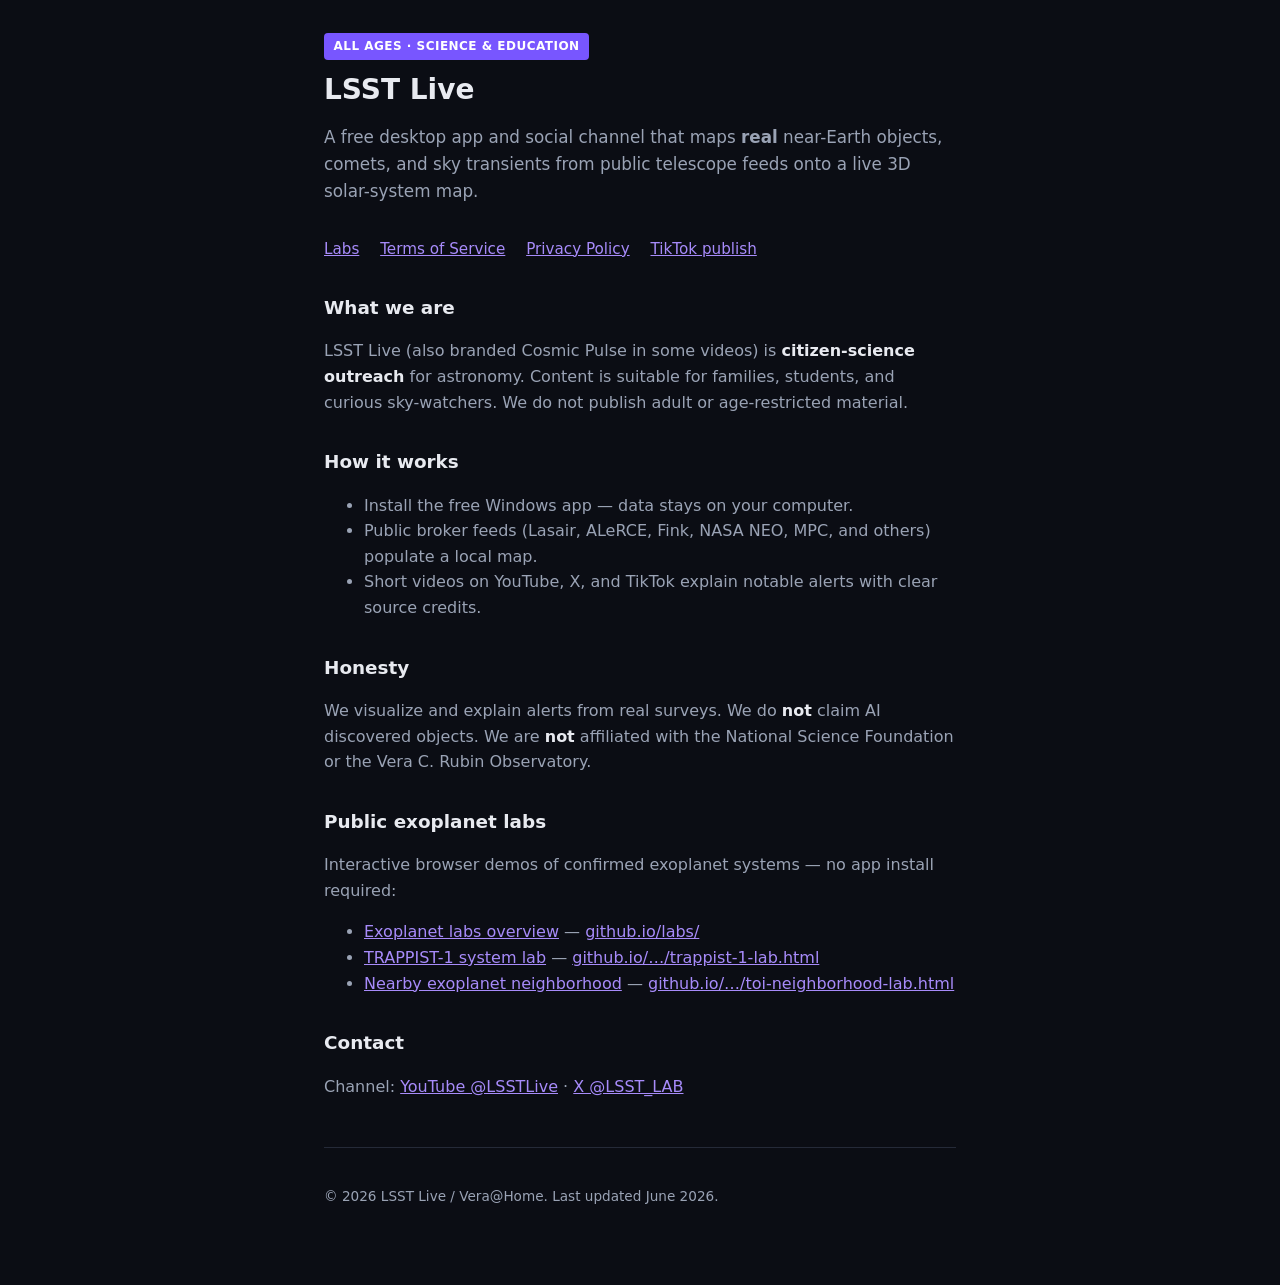
<file: index.html>
<!DOCTYPE html>
<html lang="en">
<head>
  <meta charset="utf-8" />
  <meta name="viewport" content="width=device-width, initial-scale=1" />
  <title>LSST Live — family-friendly astronomy</title>
  <meta name="description" content="LSST Live is a free, family-friendly Windows app and video channel about real telescope alerts. Not affiliated with NSF or Vera C. Rubin Observatory." />
  <link rel="stylesheet" href="styles.css" />
</head>
<body>
  <div class="wrap">
    <header>
      <span class="badge">All ages · Science &amp; education</span>
      <h1>LSST Live</h1>
      <p class="lead">A free desktop app and social channel that maps <strong>real</strong> near-Earth objects, comets, and sky transients from public telescope feeds onto a live 3D solar-system map.</p>
    </header>
    <nav aria-label="Site">
      <a href="labs/index.html">Labs</a>
      <a href="terms.html">Terms of Service</a>
      <a href="privacy.html">Privacy Policy</a>
      <a href="publish.html">TikTok publish</a>
    </nav>
    <main>
      <h2>What we are</h2>
      <p>LSST Live (also branded Cosmic Pulse in some videos) is <strong>citizen-science outreach</strong> for astronomy. Content is suitable for families, students, and curious sky-watchers. We do not publish adult or age-restricted material.</p>
      <h2>How it works</h2>
      <ul>
        <li>Install the free Windows app — data stays on your computer.</li>
        <li>Public broker feeds (Lasair, ALeRCE, Fink, NASA NEO, MPC, and others) populate a local map.</li>
        <li>Short videos on YouTube, X, and TikTok explain notable alerts with clear source credits.</li>
      </ul>
      <h2>Honesty</h2>
      <p>We visualize and explain alerts from real surveys. We do <strong>not</strong> claim AI discovered objects. We are <strong>not</strong> affiliated with the National Science Foundation or the Vera C. Rubin Observatory.</p>
      <h2>Public exoplanet labs</h2>
      <p>Interactive browser demos of confirmed exoplanet systems — no app install required:</p>
      <ul>
        <li><a href="labs/index.html">Exoplanet labs overview</a> — <a href="https://cyberbob4269.github.io/lsst-live-site/labs/">github.io/labs/</a></li>
        <li><a href="labs/trappist-1-lab.html">TRAPPIST-1 system lab</a> — <a href="https://cyberbob4269.github.io/lsst-live-site/labs/trappist-1-lab.html">github.io/…/trappist-1-lab.html</a></li>
        <li><a href="labs/toi-neighborhood-lab.html">Nearby exoplanet neighborhood</a> — <a href="https://cyberbob4269.github.io/lsst-live-site/labs/toi-neighborhood-lab.html">github.io/…/toi-neighborhood-lab.html</a></li>
      </ul>
      <h2>Contact</h2>
      <p>Channel: <a href="https://www.youtube.com/@LSSTLive">YouTube @LSSTLive</a> · <a href="https://x.com/LSST_LAB">X @LSST_LAB</a></p>
    </main>
    <footer>
      <p>© 2026 LSST Live / Vera@Home. Last updated June 2026.</p>
    </footer>
  </div>
</body>
</html>
</file>
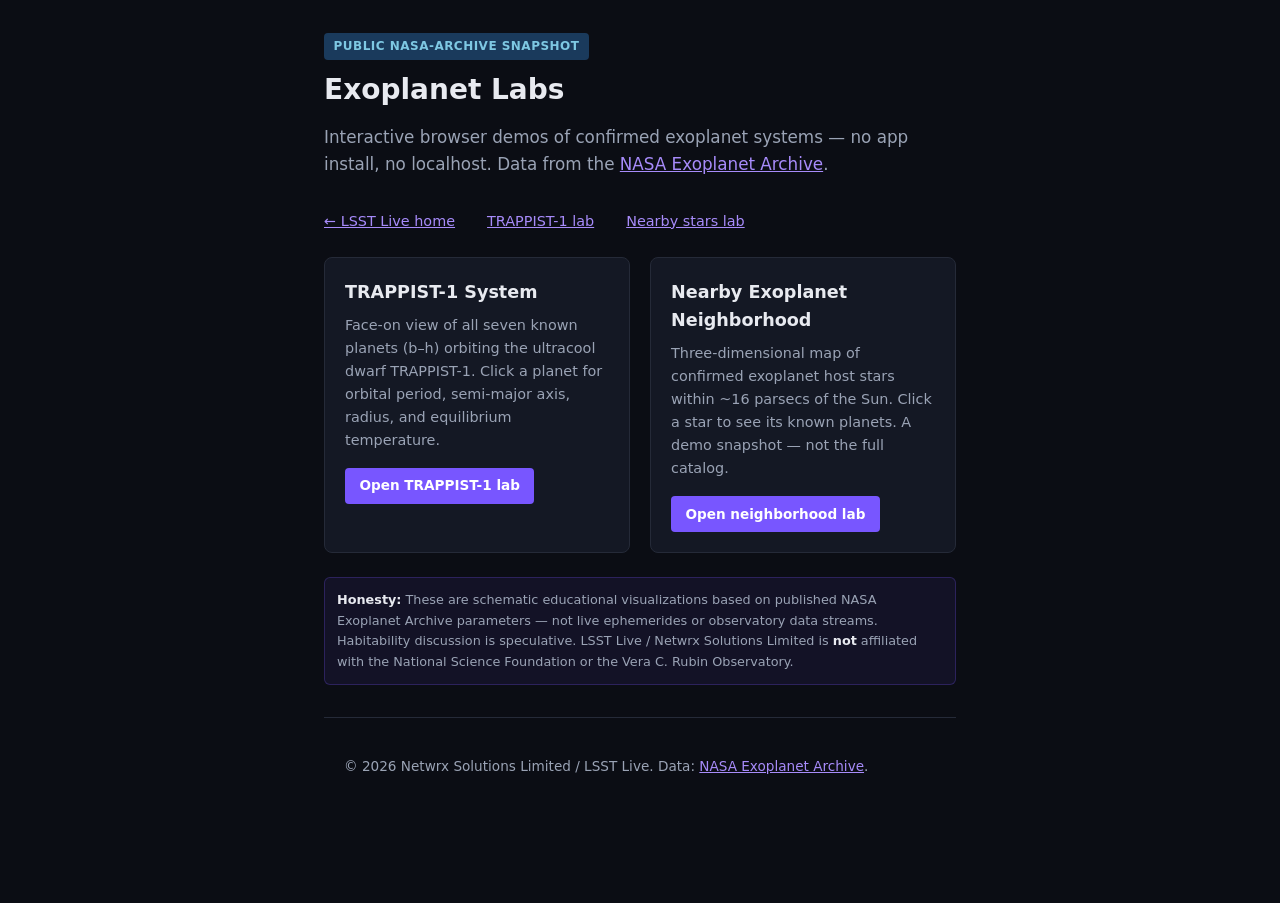
<file: labs/index.html>
<!DOCTYPE html>
<html lang="en">
<head>
  <meta charset="utf-8" />
  <meta name="viewport" content="width=device-width, initial-scale=1" />
  <title>Exoplanet Labs — LSST Live</title>
  <meta name="description" content="Public interactive demos of TRAPPIST-1 and nearby exoplanet host stars, using NASA Exoplanet Archive data. Not affiliated with NSF or Vera C. Rubin Observatory." />
  <link rel="stylesheet" href="../styles.css" />
  <link rel="stylesheet" href="labs.css" />
</head>
<body>
  <div class="wrap">
    <header>
      <span class="badge badge-nasa">Public NASA-archive snapshot</span>
      <h1>Exoplanet Labs</h1>
      <p class="lead">Interactive browser demos of confirmed exoplanet systems — no app install, no localhost. Data from the <a href="https://exoplanetarchive.ipac.caltech.edu/">NASA Exoplanet Archive</a>.</p>
    </header>

    <nav class="lab-nav" aria-label="Site navigation">
      <a href="../index.html">← LSST Live home</a>
      <a href="trappist-1-lab.html">TRAPPIST-1 lab</a>
      <a href="toi-neighborhood-lab.html">Nearby stars lab</a>
    </nav>

    <main>
      <div class="lab-cards">
        <article class="lab-card">
          <h2>TRAPPIST-1 System</h2>
          <p>Face-on view of all seven known planets (b–h) orbiting the ultracool dwarf TRAPPIST-1. Click a planet for orbital period, semi-major axis, radius, and equilibrium temperature.</p>
          <a class="btn" href="trappist-1-lab.html">Open TRAPPIST-1 lab</a>
        </article>

        <article class="lab-card">
          <h2>Nearby Exoplanet Neighborhood</h2>
          <p>Three-dimensional map of confirmed exoplanet host stars within ~16 parsecs of the Sun. Click a star to see its known planets. A demo snapshot — not the full catalog.</p>
          <a class="btn" href="toi-neighborhood-lab.html">Open neighborhood lab</a>
        </article>
      </div>

      <div class="lab-disclaimer">
        <strong>Honesty:</strong> These are schematic educational visualizations based on published NASA Exoplanet Archive parameters — not live ephemerides or observatory data streams. Habitability discussion is speculative. LSST Live / Netwrx Solutions Limited is <strong>not</strong> affiliated with the National Science Foundation or the Vera C. Rubin Observatory.
      </div>
    </main>

    <footer class="lab-footer">
      <p>© 2026 Netwrx Solutions Limited / LSST Live. Data: <a href="https://exoplanetarchive.ipac.caltech.edu/">NASA Exoplanet Archive</a>.</p>
    </footer>
  </div>
</body>
</html>
</file>
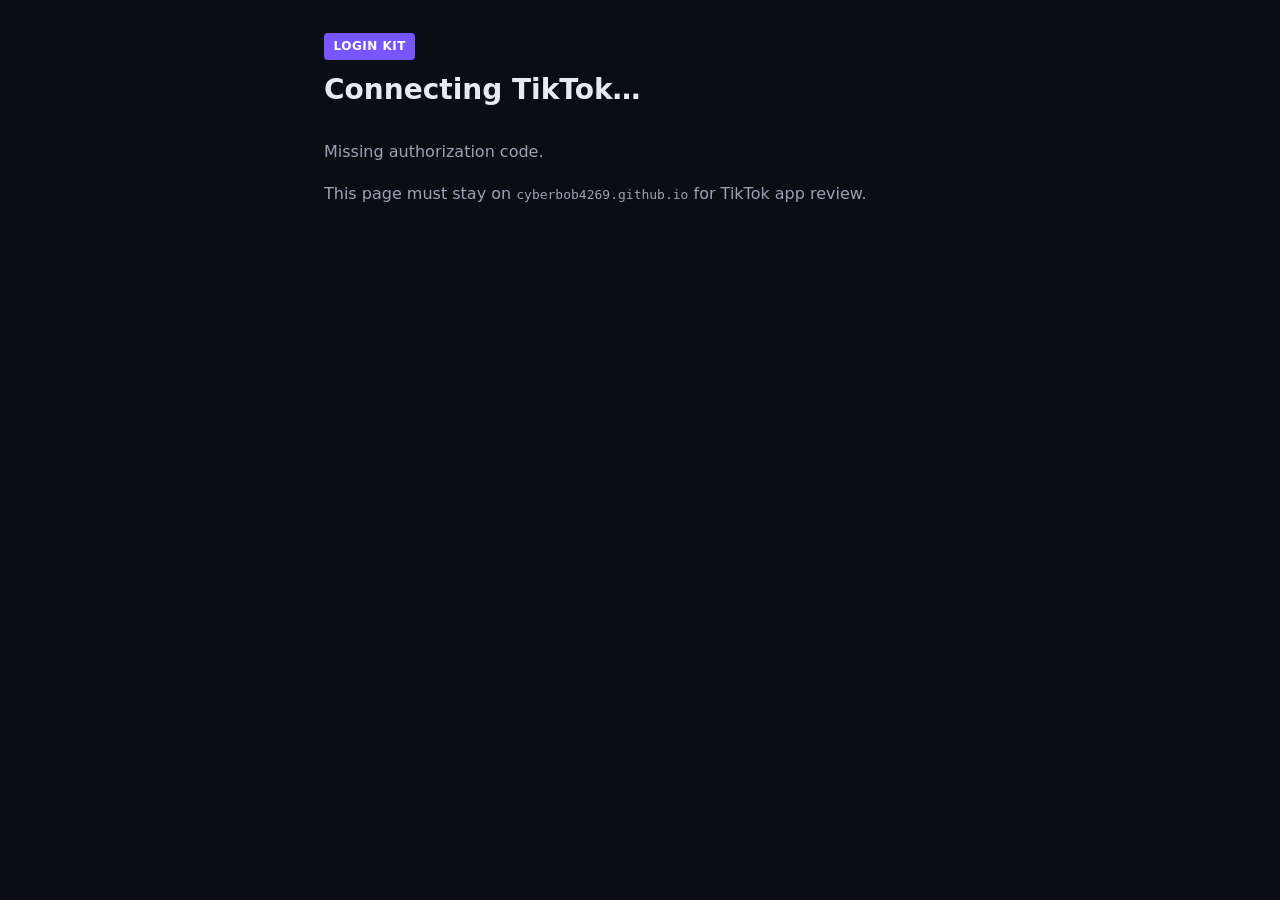
<file: oauth-callback.html>
<!DOCTYPE html>
<html lang="en">
<head>
  <meta charset="utf-8" />
  <meta name="viewport" content="width=device-width, initial-scale=1" />
  <title>TikTok login — LSST Live</title>
  <link rel="stylesheet" href="styles.css" />
</head>
<body>
  <div class="wrap">
    <header>
      <span class="badge">Login Kit</span>
      <h1>Connecting TikTok…</h1>
    </header>
    <main>
      <p id="status" class="status">Finishing authorization…</p>
      <p class="hint">This page must stay on <code>cyberbob4269.github.io</code> for TikTok app review.</p>
    </main>
  </div>
  <script>
    (async function () {
      const status = document.getElementById("status");
      const params = new URLSearchParams(location.search);
      const code = params.get("code");
      const state = params.get("state");
      const err = params.get("error");
      if (err) {
        status.textContent = "TikTok declined: " + (params.get("error_description") || err);
        return;
      }
      if (!code) {
        status.textContent = "Missing authorization code.";
        return;
      }
      try {
        const res = await fetch("http://127.0.0.1:8767/api/tiktok/token", {
          method: "POST",
          headers: { "Content-Type": "application/json" },
          body: JSON.stringify({ code, state }),
        });
        const data = await res.json();
        if (!res.ok) throw new Error(data.error || res.statusText);
        location.href = "publish.html?connected=1";
      } catch (e) {
        status.textContent = "Could not reach local bridge. Start cosmic_tiktok_server.py, then connect again. (" + e.message + ")";
      }
    })();
  </script>
</body>
</html>
</file>
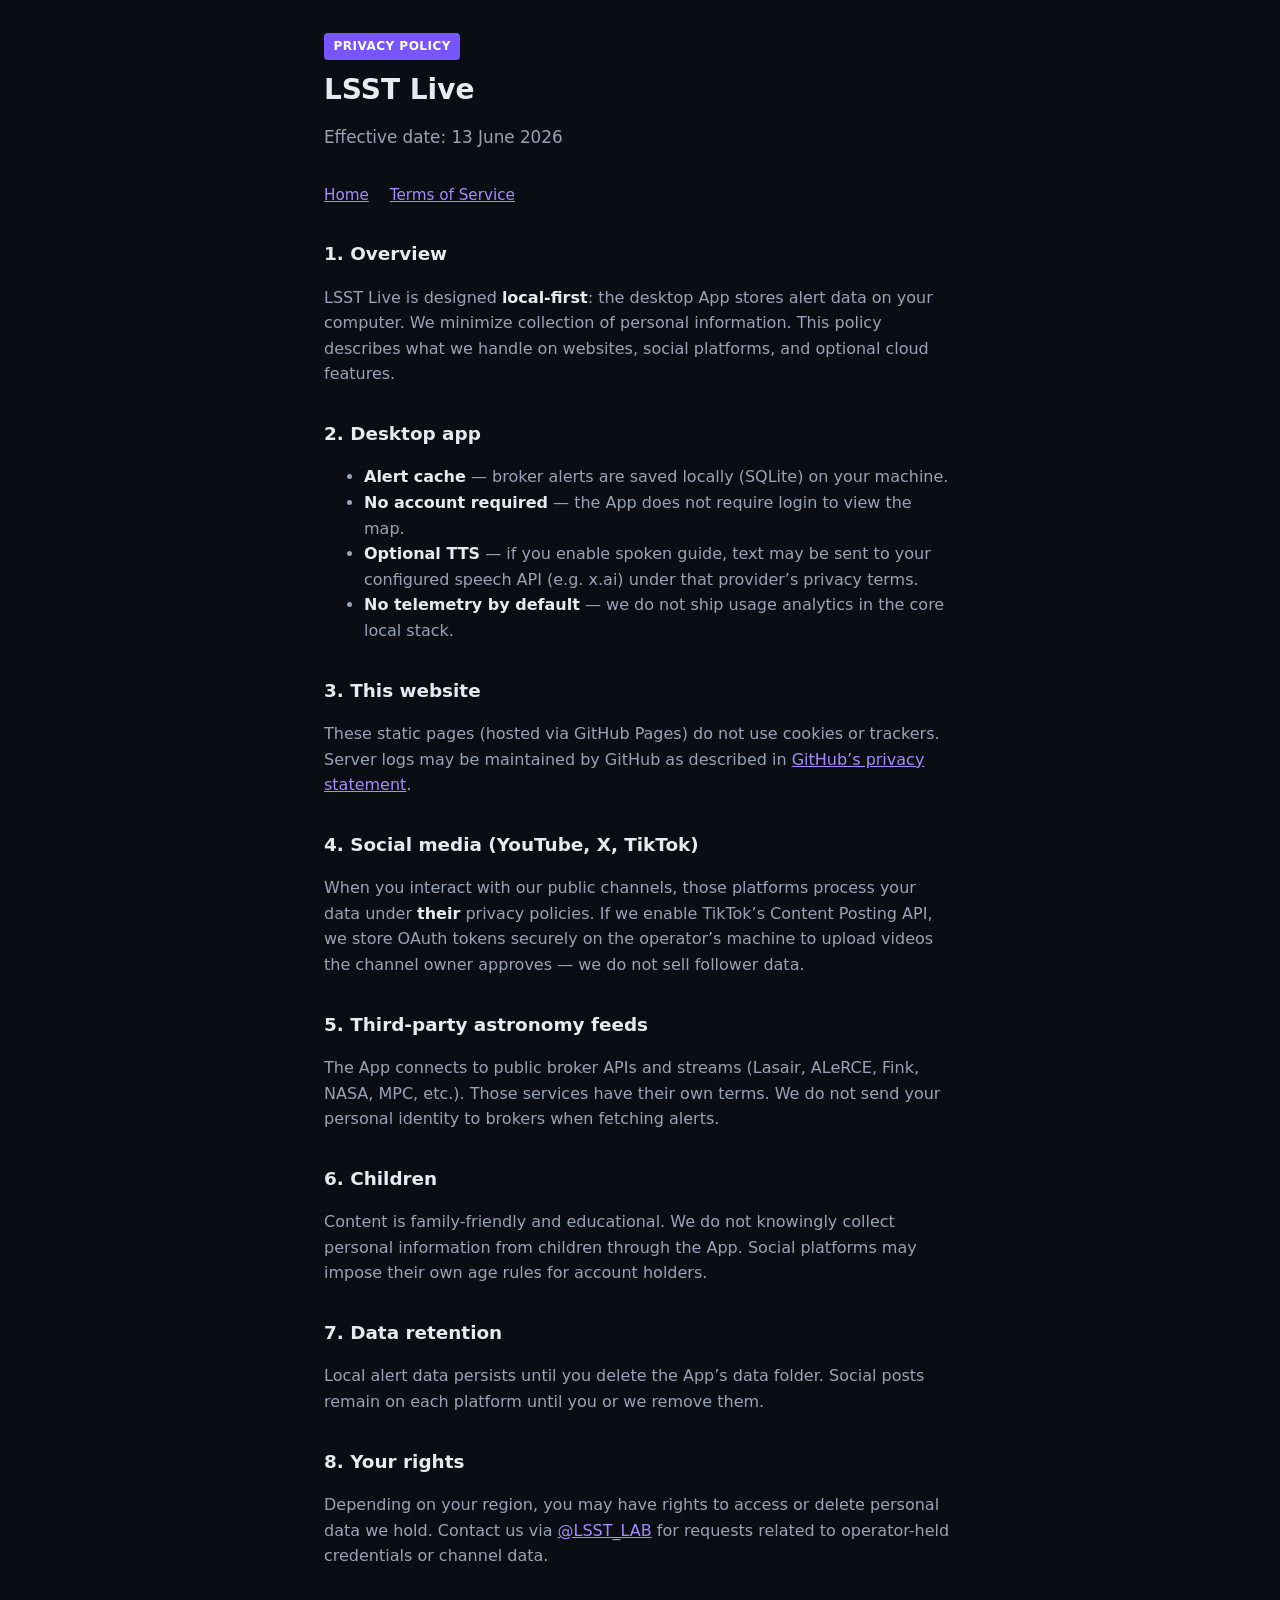
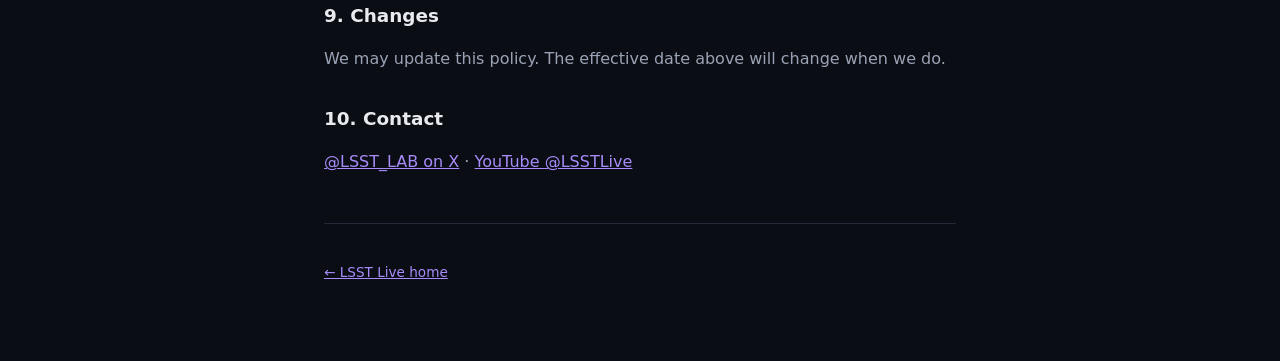
<file: privacy.html>
<!DOCTYPE html>
<html lang="en">
<head>
  <meta charset="utf-8" />
  <meta name="viewport" content="width=device-width, initial-scale=1" />
  <title>Privacy Policy — LSST Live</title>
  <link rel="stylesheet" href="styles.css" />
</head>
<body>
  <div class="wrap">
    <header>
      <span class="badge">Privacy Policy</span>
      <h1>LSST Live</h1>
      <p class="lead">Effective date: 13 June 2026</p>
    </header>
    <nav aria-label="Site">
      <a href="index.html">Home</a>
      <a href="terms.html">Terms of Service</a>
    </nav>
    <main>
      <h2>1. Overview</h2>
      <p>LSST Live is designed <strong>local-first</strong>: the desktop App stores alert data on your computer. We minimize collection of personal information. This policy describes what we handle on websites, social platforms, and optional cloud features.</p>

      <h2>2. Desktop app</h2>
      <ul>
        <li><strong>Alert cache</strong> — broker alerts are saved locally (SQLite) on your machine.</li>
        <li><strong>No account required</strong> — the App does not require login to view the map.</li>
        <li><strong>Optional TTS</strong> — if you enable spoken guide, text may be sent to your configured speech API (e.g. x.ai) under that provider’s privacy terms.</li>
        <li><strong>No telemetry by default</strong> — we do not ship usage analytics in the core local stack.</li>
      </ul>

      <h2>3. This website</h2>
      <p>These static pages (hosted via GitHub Pages) do not use cookies or trackers. Server logs may be maintained by GitHub as described in <a href="https://docs.github.com/en/site-policy/privacy-policies/github-general-privacy-statement">GitHub’s privacy statement</a>.</p>

      <h2>4. Social media (YouTube, X, TikTok)</h2>
      <p>When you interact with our public channels, those platforms process your data under <strong>their</strong> privacy policies. If we enable TikTok’s Content Posting API, we store OAuth tokens securely on the operator’s machine to upload videos the channel owner approves — we do not sell follower data.</p>

      <h2>5. Third-party astronomy feeds</h2>
      <p>The App connects to public broker APIs and streams (Lasair, ALeRCE, Fink, NASA, MPC, etc.). Those services have their own terms. We do not send your personal identity to brokers when fetching alerts.</p>

      <h2>6. Children</h2>
      <p>Content is family-friendly and educational. We do not knowingly collect personal information from children through the App. Social platforms may impose their own age rules for account holders.</p>

      <h2>7. Data retention</h2>
      <p>Local alert data persists until you delete the App’s data folder. Social posts remain on each platform until you or we remove them.</p>

      <h2>8. Your rights</h2>
      <p>Depending on your region, you may have rights to access or delete personal data we hold. Contact us via <a href="https://x.com/LSST_LAB">@LSST_LAB</a> for requests related to operator-held credentials or channel data.</p>

      <h2>9. Changes</h2>
      <p>We may update this policy. The effective date above will change when we do.</p>

      <h2>10. Contact</h2>
      <p><a href="https://x.com/LSST_LAB">@LSST_LAB on X</a> · <a href="https://www.youtube.com/@LSSTLive">YouTube @LSSTLive</a></p>
    </main>
    <footer>
      <p><a href="index.html">← LSST Live home</a></p>
    </footer>
  </div>
</body>
</html>
</file>
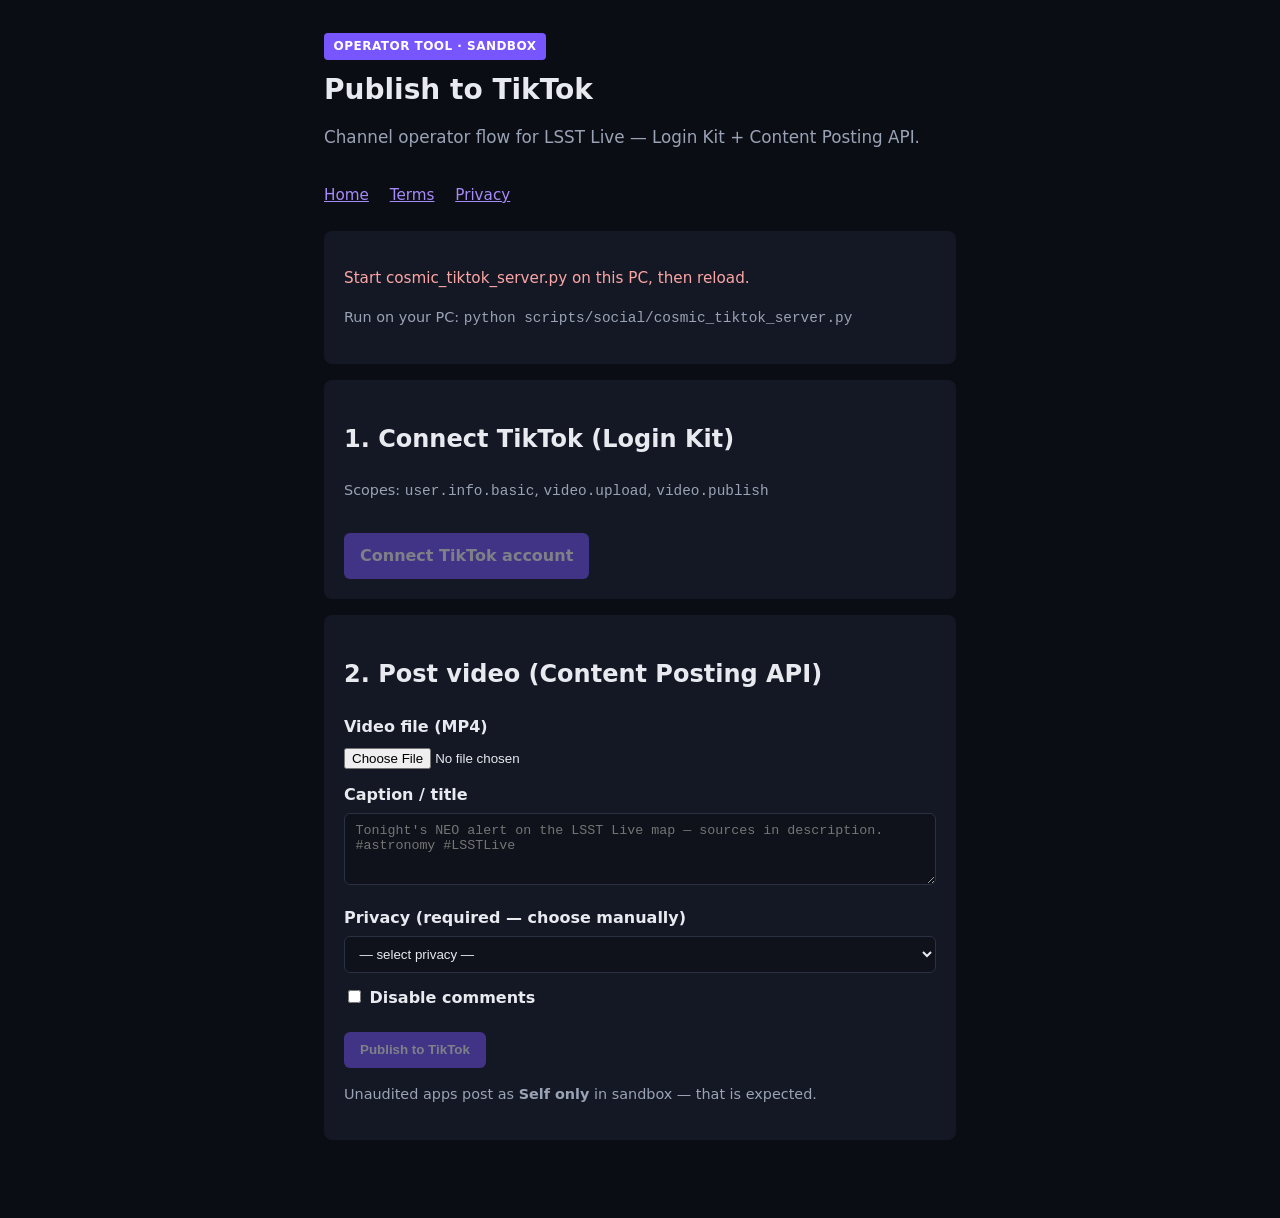
<file: publish.html>
<!DOCTYPE html>
<html lang="en">
<head>
  <meta charset="utf-8" />
  <meta name="viewport" content="width=device-width, initial-scale=1" />
  <title>Publish to TikTok — LSST Live</title>
  <link rel="stylesheet" href="styles.css" />
  <style>
    .panel { background: var(--card); border-radius: 8px; padding: 1.25rem; margin: 1rem 0; }
    .status { font-size: 0.95rem; color: var(--muted); }
    .status.ok { color: #86efac; }
    .status.err { color: #fca5a5; }
    label { display: block; margin: 0.75rem 0 0.35rem; font-weight: 600; }
    input[type="text"], select, textarea {
      width: 100%; padding: 0.55rem 0.65rem; border-radius: 6px;
      border: 1px solid #2a3144; background: #0f121a; color: var(--text);
    }
    textarea { min-height: 4.5rem; resize: vertical; }
    button, .btn {
      display: inline-block; margin-top: 1rem; padding: 0.65rem 1rem;
      border: 0; border-radius: 6px; background: var(--accent); color: #fff;
      font-weight: 600; cursor: pointer; text-decoration: none;
    }
    button:disabled, .btn.disabled { opacity: 0.45; cursor: not-allowed; }
    .hint { font-size: 0.9rem; color: var(--muted); }
    #creator-card { display: none; }
    #creator-card.visible { display: block; }
    .avatar { width: 48px; height: 48px; border-radius: 50%; vertical-align: middle; margin-right: 0.5rem; }
  </style>
</head>
<body>
  <div class="wrap">
    <header>
      <span class="badge">Operator tool · Sandbox</span>
      <h1>Publish to TikTok</h1>
      <p class="lead">Channel operator flow for LSST Live — Login Kit + Content Posting API.</p>
    </header>
    <nav aria-label="Site">
      <a href="index.html">Home</a>
      <a href="terms.html">Terms</a>
      <a href="privacy.html">Privacy</a>
    </nav>

    <div class="panel">
      <p id="bridge-status" class="status">Checking local publish bridge…</p>
      <p class="hint">Run on your PC: <code>python scripts/social/cosmic_tiktok_server.py</code></p>
    </div>

    <div class="panel" id="login-panel">
      <h2>1. Connect TikTok (Login Kit)</h2>
      <p class="hint">Scopes: <code>user.info.basic</code>, <code>video.upload</code>, <code>video.publish</code></p>
      <a id="connect-btn" class="btn disabled" href="#" aria-disabled="true">Connect TikTok account</a>
    </div>

    <div class="panel" id="creator-card">
      <h2>Connected account</h2>
      <p><img id="creator-avatar" class="avatar" alt="" /><strong id="creator-name"></strong> <span id="creator-handle" class="hint"></span></p>
    </div>

    <div class="panel" id="publish-panel">
      <h2>2. Post video (Content Posting API)</h2>
      <label for="video">Video file (MP4)</label>
      <input id="video" type="file" accept="video/mp4,video/quicktime" />
      <label for="title">Caption / title</label>
      <textarea id="title" placeholder="Tonight's NEO alert on the LSST Live map — sources in description. #astronomy #LSSTLive"></textarea>
      <label for="privacy">Privacy (required — choose manually)</label>
      <select id="privacy">
        <option value="">— select privacy —</option>
      </select>
      <label><input id="disable-comment" type="checkbox" /> Disable comments</label>
      <button id="publish-btn" type="button" disabled>Publish to TikTok</button>
      <p id="publish-status" class="status"></p>
      <p class="hint">Unaudited apps post as <strong>Self only</strong> in sandbox — that is expected.</p>
    </div>
  </div>
  <script src="publish.js"></script>
</body>
</html>
</file>
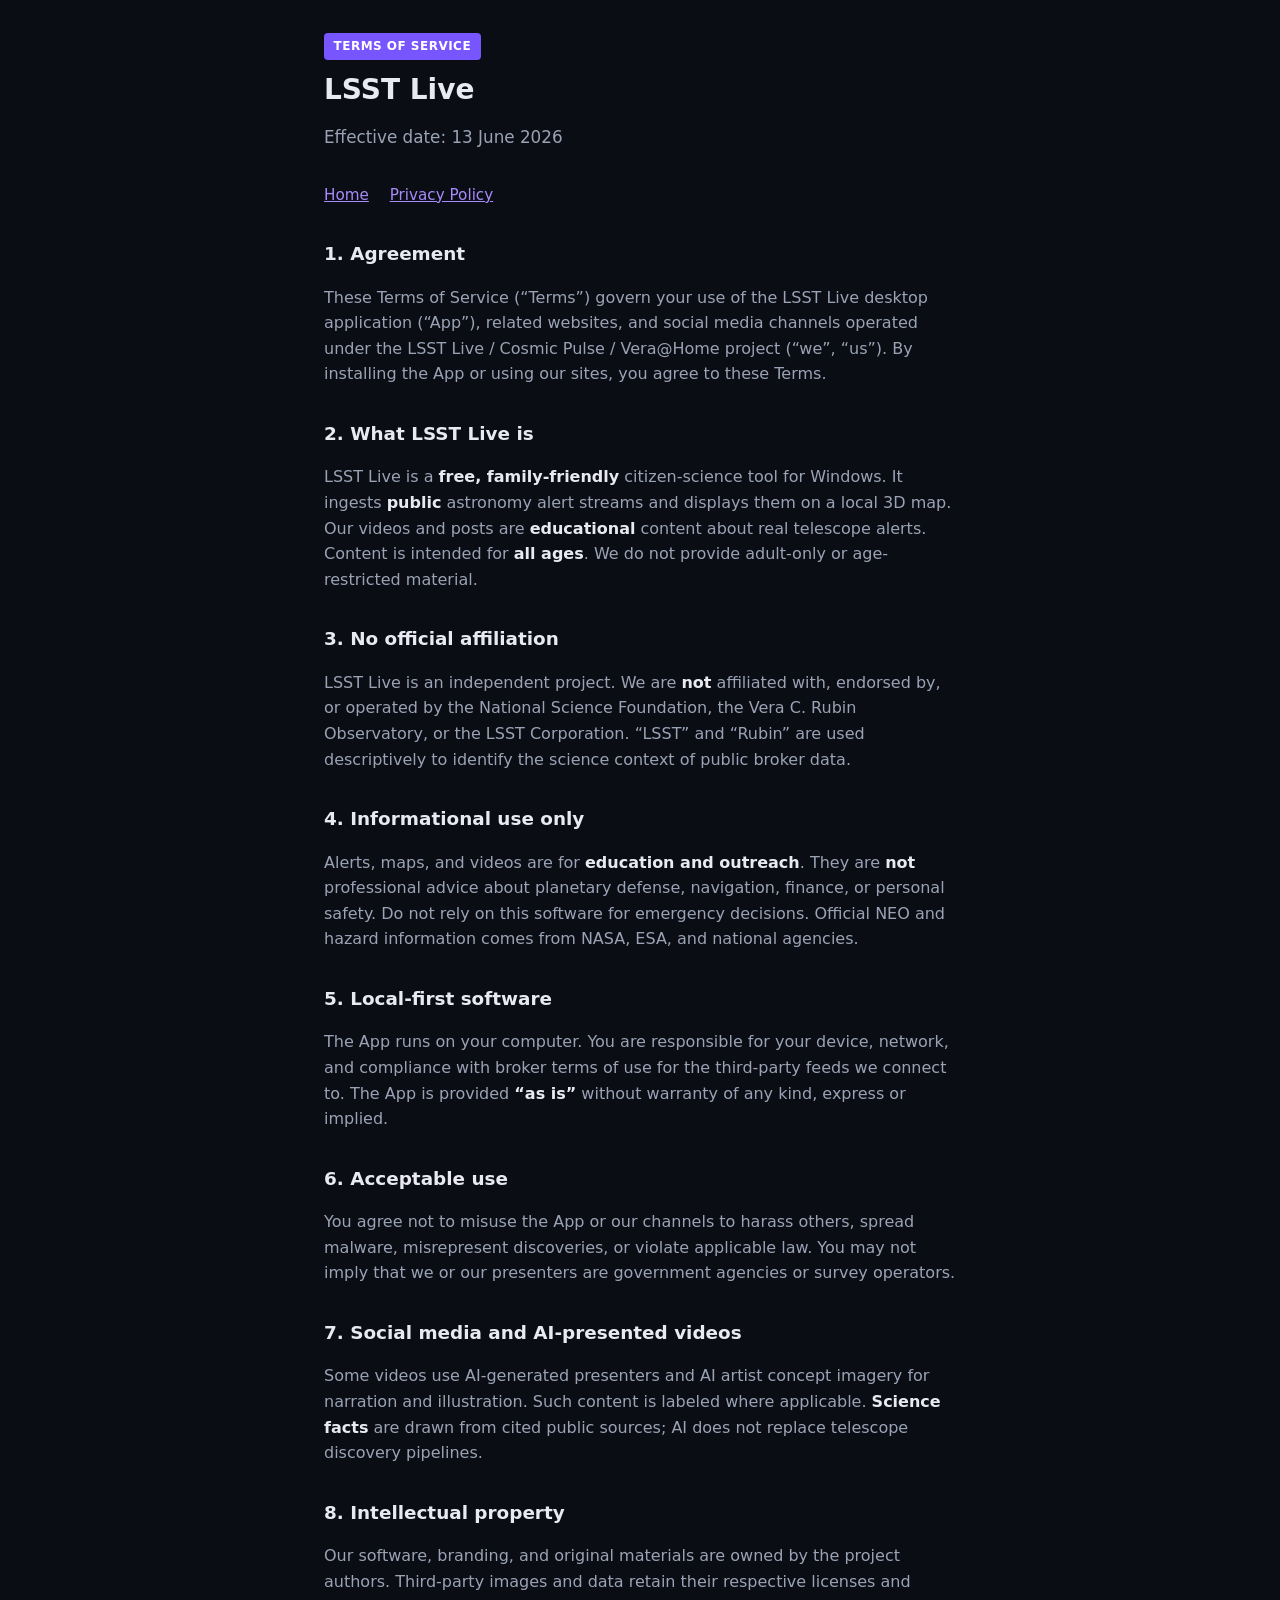
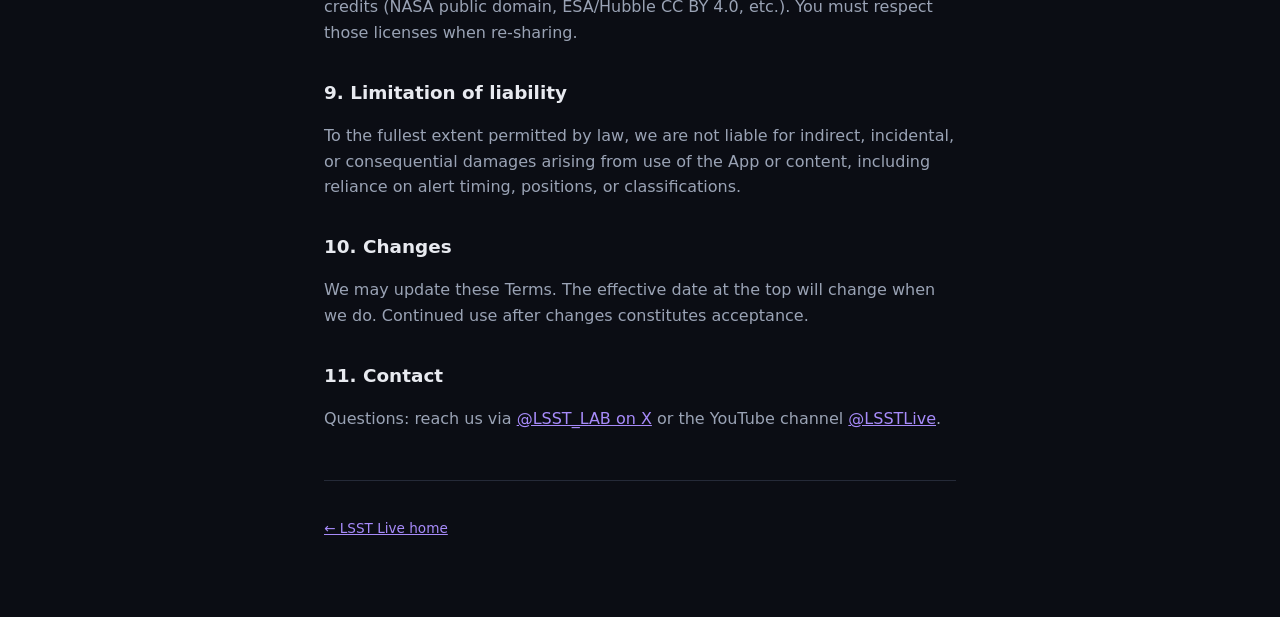
<file: terms.html>
<!DOCTYPE html>
<html lang="en">
<head>
  <meta charset="utf-8" />
  <meta name="viewport" content="width=device-width, initial-scale=1" />
  <title>Terms of Service — LSST Live</title>
  <link rel="stylesheet" href="styles.css" />
</head>
<body>
  <div class="wrap">
    <header>
      <span class="badge">Terms of Service</span>
      <h1>LSST Live</h1>
      <p class="lead">Effective date: 13 June 2026</p>
    </header>
    <nav aria-label="Site">
      <a href="index.html">Home</a>
      <a href="privacy.html">Privacy Policy</a>
    </nav>
    <main>
      <h2>1. Agreement</h2>
      <p>These Terms of Service (“Terms”) govern your use of the LSST Live desktop application (“App”), related websites, and social media channels operated under the LSST Live / Cosmic Pulse / Vera@Home project (“we”, “us”). By installing the App or using our sites, you agree to these Terms.</p>

      <h2>2. What LSST Live is</h2>
      <p>LSST Live is a <strong>free, family-friendly</strong> citizen-science tool for Windows. It ingests <strong>public</strong> astronomy alert streams and displays them on a local 3D map. Our videos and posts are <strong>educational</strong> content about real telescope alerts. Content is intended for <strong>all ages</strong>. We do not provide adult-only or age-restricted material.</p>

      <h2>3. No official affiliation</h2>
      <p>LSST Live is an independent project. We are <strong>not</strong> affiliated with, endorsed by, or operated by the National Science Foundation, the Vera C. Rubin Observatory, or the LSST Corporation. “LSST” and “Rubin” are used descriptively to identify the science context of public broker data.</p>

      <h2>4. Informational use only</h2>
      <p>Alerts, maps, and videos are for <strong>education and outreach</strong>. They are <strong>not</strong> professional advice about planetary defense, navigation, finance, or personal safety. Do not rely on this software for emergency decisions. Official NEO and hazard information comes from NASA, ESA, and national agencies.</p>

      <h2>5. Local-first software</h2>
      <p>The App runs on your computer. You are responsible for your device, network, and compliance with broker terms of use for the third-party feeds we connect to. The App is provided <strong>“as is”</strong> without warranty of any kind, express or implied.</p>

      <h2>6. Acceptable use</h2>
      <p>You agree not to misuse the App or our channels to harass others, spread malware, misrepresent discoveries, or violate applicable law. You may not imply that we or our presenters are government agencies or survey operators.</p>

      <h2>7. Social media and AI-presented videos</h2>
      <p>Some videos use AI-generated presenters and AI artist concept imagery for narration and illustration. Such content is labeled where applicable. <strong>Science facts</strong> are drawn from cited public sources; AI does not replace telescope discovery pipelines.</p>

      <h2>8. Intellectual property</h2>
      <p>Our software, branding, and original materials are owned by the project authors. Third-party images and data retain their respective licenses and credits (NASA public domain, ESA/Hubble CC BY 4.0, etc.). You must respect those licenses when re-sharing.</p>

      <h2>9. Limitation of liability</h2>
      <p>To the fullest extent permitted by law, we are not liable for indirect, incidental, or consequential damages arising from use of the App or content, including reliance on alert timing, positions, or classifications.</p>

      <h2>10. Changes</h2>
      <p>We may update these Terms. The effective date at the top will change when we do. Continued use after changes constitutes acceptance.</p>

      <h2>11. Contact</h2>
      <p>Questions: reach us via <a href="https://x.com/LSST_LAB">@LSST_LAB on X</a> or the YouTube channel <a href="https://www.youtube.com/@LSSTLive">@LSSTLive</a>.</p>
    </main>
    <footer>
      <p><a href="index.html">← LSST Live home</a></p>
    </footer>
  </div>
</body>
</html>
</file>
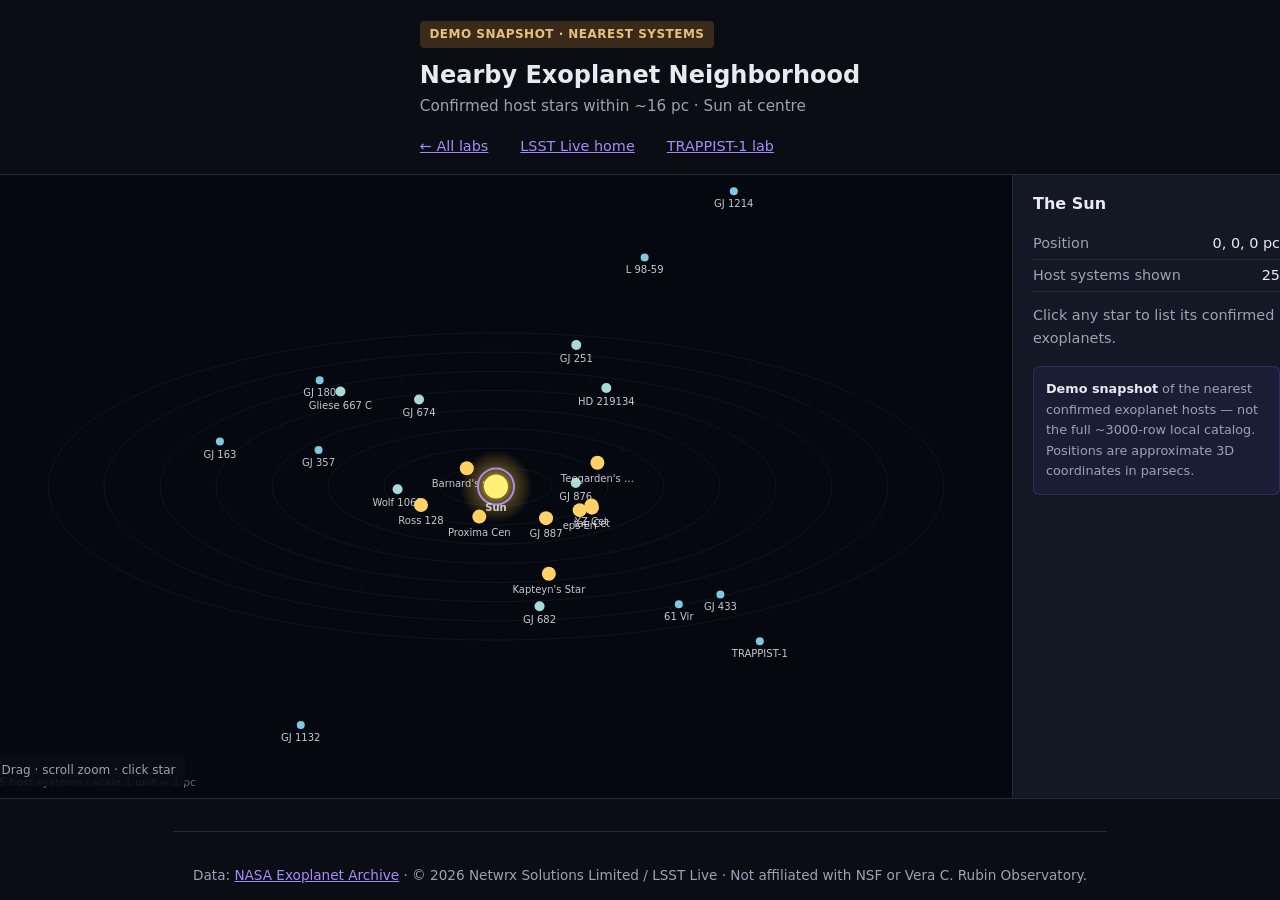
<file: labs/toi-neighborhood-lab.html>
<!DOCTYPE html>
<html lang="en">
<head>
  <meta charset="utf-8" />
  <meta name="viewport" content="width=device-width, initial-scale=1" />
  <title>Nearby Exoplanet Neighborhood — LSST Live</title>
  <meta name="description" content="3D map of confirmed exoplanet host stars near the Sun. NASA Exoplanet Archive demo snapshot. Drag to rotate, scroll to zoom, click stars for planets." />
  <link rel="stylesheet" href="../styles.css" />
  <link rel="stylesheet" href="labs.css" />
</head>
<body class="lab-layout">
  <div class="wrap">
    <header class="lab-header">
      <span class="badge badge-demo">Demo snapshot · nearest systems</span>
      <h1>Nearby Exoplanet Neighborhood</h1>
      <p class="subtitle">Confirmed host stars within ~16 pc · Sun at centre</p>
    </header>

    <nav class="lab-nav" aria-label="Lab navigation">
      <a href="index.html">← All labs</a>
      <a href="../index.html">LSST Live home</a>
      <a href="trappist-1-lab.html">TRAPPIST-1 lab</a>
    </nav>
  </div>

  <div class="lab-main">
    <div class="lab-canvas-wrap" id="canvasWrap" aria-label="Nearby exoplanet host star map. Drag to rotate view, scroll to zoom, click a star for its planets.">
      <canvas id="neighborhoodCanvas" role="img" aria-label="Interactive 3D map of nearby exoplanet host stars"></canvas>
      <div class="lab-hint" aria-hidden="true">Drag · scroll zoom · click star</div>
    </div>

    <aside class="lab-sidebar" id="sidebar" aria-live="polite">
      <h2 id="sidebarTitle">The Sun</h2>
      <div id="sidebarContent">
        <p>Origin of the map (0, 0, 0 pc). Click any star to see its confirmed exoplanets. Scale: 1 unit = 1 parsec.</p>
      </div>
      <div class="lab-disclaimer">
        <strong>Demo snapshot</strong> of the nearest confirmed exoplanet hosts — not the full ~3000-row local catalog. Positions are approximate 3D coordinates in parsecs.
      </div>
    </aside>
  </div>

  <footer class="lab-footer wrap">
    <p>Data: <a href="https://exoplanetarchive.ipac.caltech.edu/">NASA Exoplanet Archive</a> · © 2026 Netwrx Solutions Limited / LSST Live · Not affiliated with NSF or Vera C. Rubin Observatory.</p>
  </footer>

  <script src="toi-neighborhood-lab.js"></script>
</body>
</html>
</file>
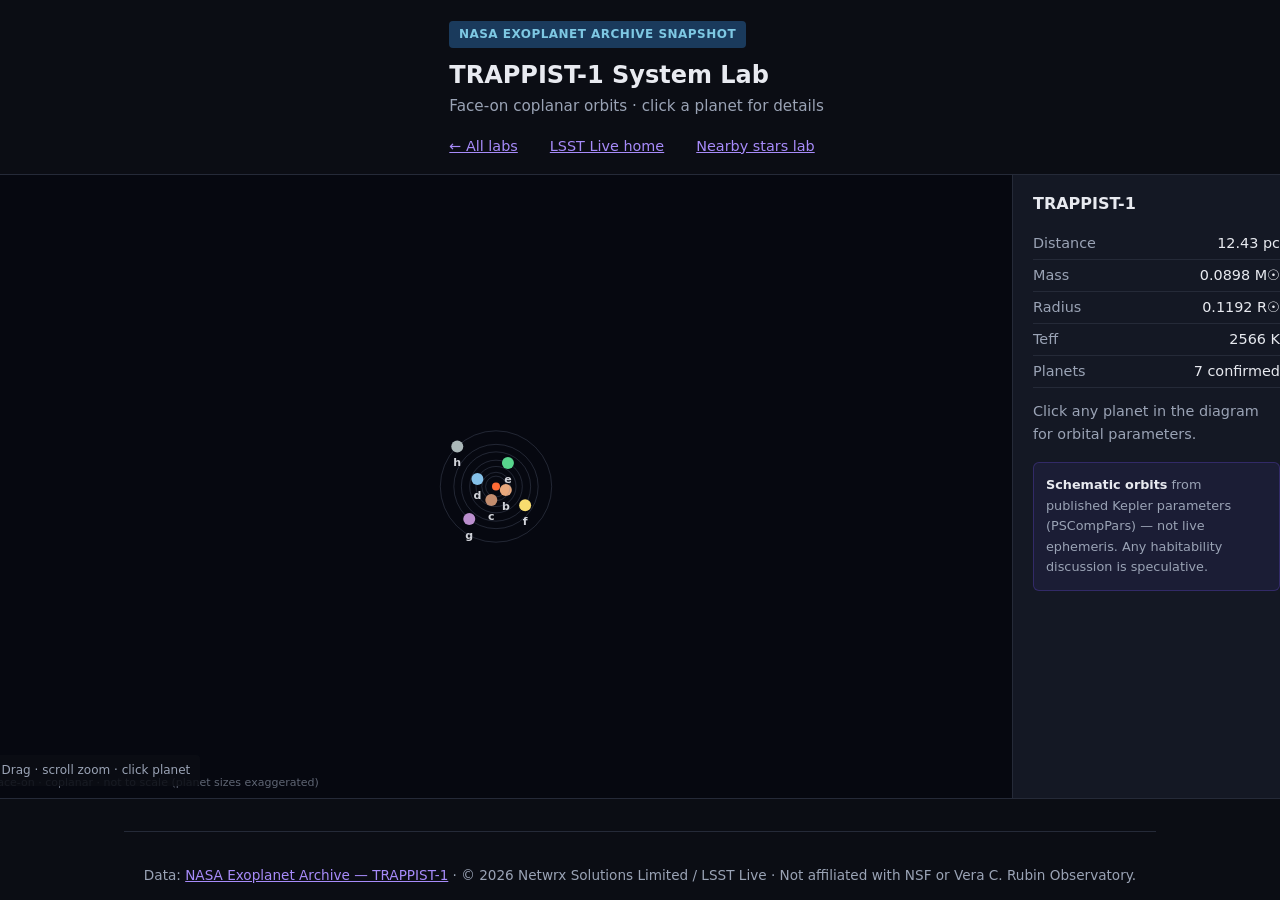
<file: labs/trappist-1-lab.html>
<!DOCTYPE html>
<html lang="en">
<head>
  <meta charset="utf-8" />
  <meta name="viewport" content="width=device-width, initial-scale=1" />
  <title>TRAPPIST-1 Lab — LSST Live</title>
  <meta name="description" content="Interactive face-on orbit view of TRAPPIST-1 planets b–h. NASA Exoplanet Archive data. Drag to pan, scroll to zoom, click planets for details." />
  <link rel="stylesheet" href="../styles.css" />
  <link rel="stylesheet" href="labs.css" />
</head>
<body class="lab-layout">
  <div class="wrap">
    <header class="lab-header">
      <span class="badge badge-nasa">NASA Exoplanet Archive snapshot</span>
      <h1>TRAPPIST-1 System Lab</h1>
      <p class="subtitle">Face-on coplanar orbits · click a planet for details</p>
    </header>

    <nav class="lab-nav" aria-label="Lab navigation">
      <a href="index.html">← All labs</a>
      <a href="../index.html">LSST Live home</a>
      <a href="toi-neighborhood-lab.html">Nearby stars lab</a>
    </nav>
  </div>

  <div class="lab-main">
    <div class="lab-canvas-wrap" id="canvasWrap" aria-label="TRAPPIST-1 orbital diagram. Drag to pan, scroll to zoom, click a planet for details.">
      <canvas id="orbitCanvas" role="img" aria-label="Interactive TRAPPIST-1 planet orbit diagram"></canvas>
      <div class="lab-hint" aria-hidden="true">Drag · scroll zoom · click planet</div>
    </div>

    <aside class="lab-sidebar" id="sidebar" aria-live="polite">
      <h2 id="sidebarTitle">TRAPPIST-1</h2>
      <div id="sidebarContent">
        <p>Select a planet in the diagram, or explore the seven known worlds orbiting this ultracool red dwarf 12.43 parsecs away.</p>
      </div>
      <div class="lab-disclaimer">
        <strong>Schematic orbits</strong> from published Kepler parameters (PSCompPars) — not live ephemeris. Any habitability discussion is speculative.
      </div>
    </aside>
  </div>

  <footer class="lab-footer wrap">
    <p>Data: <a href="https://exoplanetarchive.ipac.caltech.edu/overview/Trappist-1">NASA Exoplanet Archive — TRAPPIST-1</a> · © 2026 Netwrx Solutions Limited / LSST Live · Not affiliated with NSF or Vera C. Rubin Observatory.</p>
  </footer>

  <script src="trappist-1-lab.js"></script>
</body>
</html>
</file>
<file: styles.css>
:root {
  --bg: #0b0d14;
  --card: #141824;
  --text: #e8eaf0;
  --muted: #9aa3b5;
  --accent: #7856ff;
  --link: #a78bfa;
}
* { box-sizing: border-box; }
body {
  margin: 0;
  font-family: system-ui, -apple-system, "Segoe UI", Roboto, sans-serif;
  background: var(--bg);
  color: var(--text);
  line-height: 1.6;
}
a { color: var(--link); }
.wrap { max-width: 42rem; margin: 0 auto; padding: 2rem 1.25rem 4rem; }
header { margin-bottom: 2rem; }
.badge {
  display: inline-block;
  background: var(--accent);
  color: #fff;
  font-size: 0.75rem;
  font-weight: 600;
  letter-spacing: 0.04em;
  text-transform: uppercase;
  padding: 0.25rem 0.6rem;
  border-radius: 4px;
  margin-bottom: 0.75rem;
}
h1 { font-size: 1.75rem; margin: 0 0 0.5rem; line-height: 1.25; }
.lead { color: var(--muted); font-size: 1.05rem; }
nav { margin: 1.5rem 0; font-size: 0.95rem; }
nav a { margin-right: 1rem; }
main h2 { font-size: 1.15rem; margin-top: 2rem; }
main p, main li { color: var(--muted); }
main strong { color: var(--text); }
footer {
  margin-top: 3rem;
  padding-top: 1.5rem;
  border-top: 1px solid #252a38;
  font-size: 0.85rem;
  color: var(--muted);
}
</file>
<file: labs/labs.css>
/* Shared styles for LSST Live public exoplanet labs */

.lab-layout {
  display: flex;
  flex-direction: column;
  min-height: 100vh;
  max-width: none;
}

.lab-layout .wrap {
  max-width: none;
  padding: 1.25rem 1.25rem 0;
}

.lab-header {
  margin-bottom: 1rem;
}

.lab-header h1 {
  font-size: 1.5rem;
  margin: 0 0 0.25rem;
}

.lab-header .subtitle {
  color: var(--muted);
  font-size: 0.95rem;
  margin: 0;
}

.lab-nav {
  display: flex;
  flex-wrap: wrap;
  gap: 0.75rem 1rem;
  margin: 1rem 0;
  font-size: 0.9rem;
}

.lab-nav a {
  white-space: nowrap;
}

.lab-main {
  display: flex;
  flex: 1;
  gap: 0;
  min-height: 0;
  margin: 0 -1.25rem;
}

.lab-canvas-wrap {
  flex: 1;
  position: relative;
  min-height: 60vh;
  background: #060810;
  border-top: 1px solid #252a38;
  border-bottom: 1px solid #252a38;
  overflow: hidden;
  touch-action: none;
}

.lab-canvas-wrap canvas {
  display: block;
  width: 100%;
  height: 100%;
  cursor: grab;
}

.lab-canvas-wrap canvas:active {
  cursor: grabbing;
}

.lab-sidebar {
  width: 18rem;
  max-width: 100%;
  background: var(--card);
  border-left: 1px solid #252a38;
  border-top: 1px solid #252a38;
  border-bottom: 1px solid #252a38;
  padding: 1rem 1.25rem;
  overflow-y: auto;
  font-size: 0.9rem;
}

.lab-sidebar h2 {
  font-size: 1rem;
  margin: 0 0 0.75rem;
  color: var(--text);
}

.lab-sidebar h3 {
  font-size: 0.85rem;
  margin: 1rem 0 0.5rem;
  color: var(--muted);
  text-transform: uppercase;
  letter-spacing: 0.04em;
}

.lab-sidebar p,
.lab-sidebar li {
  color: var(--muted);
  margin: 0.35rem 0;
}

.lab-sidebar .detail-row {
  display: flex;
  justify-content: space-between;
  gap: 0.5rem;
  padding: 0.25rem 0;
  border-bottom: 1px solid #252a38;
}

.lab-sidebar .detail-row span:first-child {
  color: var(--muted);
}

.lab-sidebar .detail-row span:last-child {
  color: var(--text);
  text-align: right;
}

.lab-sidebar .planet-list {
  list-style: none;
  padding: 0;
  margin: 0;
}

.lab-sidebar .planet-list li {
  padding: 0.5rem 0;
  border-bottom: 1px solid #252a38;
}

.lab-sidebar .planet-list li:last-child {
  border-bottom: none;
}

.lab-hint {
  position: absolute;
  bottom: 0.75rem;
  left: 0.75rem;
  font-size: 0.75rem;
  color: var(--muted);
  background: rgba(11, 13, 20, 0.85);
  padding: 0.35rem 0.6rem;
  border-radius: 4px;
  pointer-events: none;
}

.lab-disclaimer {
  margin-top: 1rem;
  padding: 0.75rem;
  background: rgba(120, 86, 255, 0.08);
  border: 1px solid rgba(120, 86, 255, 0.25);
  border-radius: 6px;
  font-size: 0.8rem;
  color: var(--muted);
}

.lab-disclaimer strong {
  color: var(--text);
}

.lab-cards {
  display: grid;
  gap: 1.25rem;
  margin: 1.5rem 0;
}

@media (min-width: 640px) {
  .lab-cards {
    grid-template-columns: 1fr 1fr;
  }
}

.lab-card {
  background: var(--card);
  border: 1px solid #252a38;
  border-radius: 8px;
  padding: 1.25rem;
  transition: border-color 0.15s;
}

.lab-card:hover {
  border-color: var(--accent);
}

.lab-card h2 {
  font-size: 1.1rem;
  margin: 0 0 0.5rem;
}

.lab-card p {
  color: var(--muted);
  font-size: 0.9rem;
  margin: 0 0 1rem;
}

.lab-card .btn {
  display: inline-block;
  background: var(--accent);
  color: #fff;
  text-decoration: none;
  font-size: 0.85rem;
  font-weight: 600;
  padding: 0.45rem 0.9rem;
  border-radius: 4px;
}

.lab-card .btn:hover {
  filter: brightness(1.1);
}

.lab-footer {
  padding: 1.5rem 1.25rem 3rem;
  font-size: 0.85rem;
  color: var(--muted);
  border-top: 1px solid #252a38;
  margin-top: 2rem;
}

@media (max-width: 768px) {
  .lab-main {
    flex-direction: column;
  }

  .lab-sidebar {
    width: 100%;
    border-left: none;
    max-height: 40vh;
  }

  .lab-canvas-wrap {
    min-height: 50vh;
  }
}

.badge-nasa {
  background: #1a3a5c;
  color: #7ec8e3;
}

.badge-demo {
  background: #3a2a1a;
  color: #e8c07a;
}
</file>
